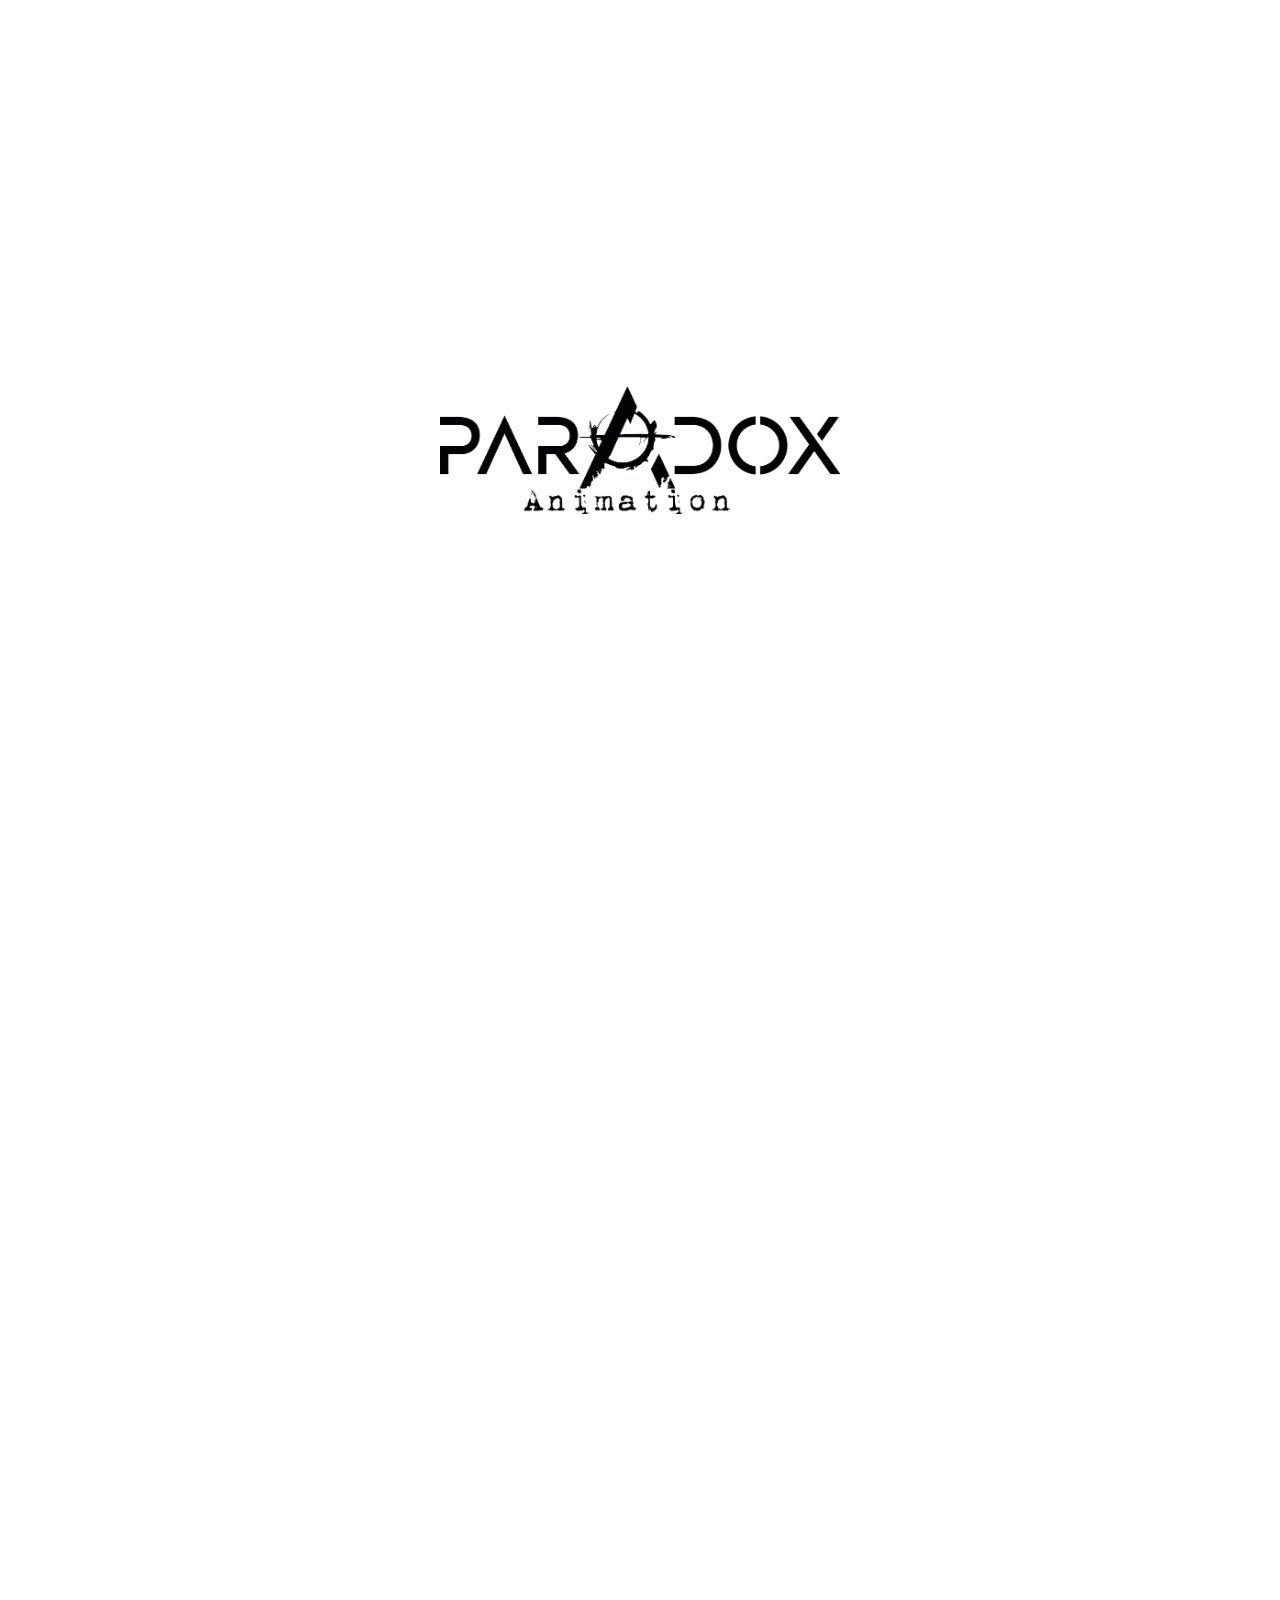
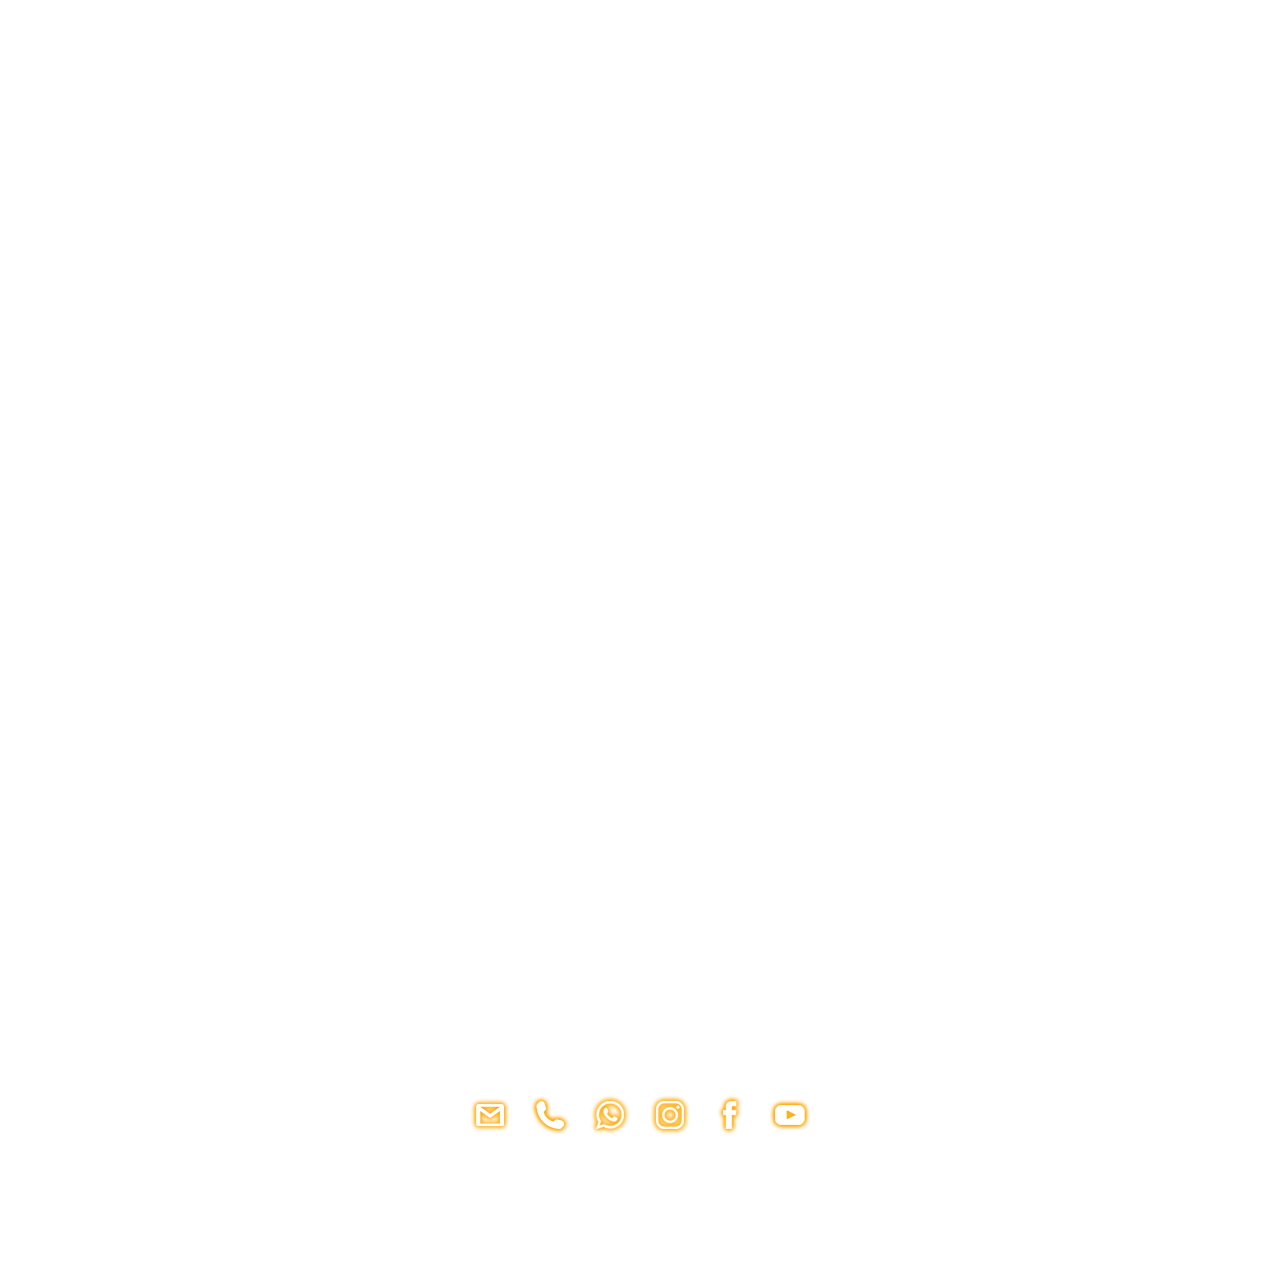
<file: index.html>
<!DOCTYPE html>
<html lang="es">
<head>
    <meta charset="UTF-8">
    <meta name="viewport" content="width=device-width, initial-scale=1.0">
    <title>Paradox Animation</title>
    <link href="https://unpkg.com/aos@2.3.1/dist/aos.css" rel="stylesheet">
    <link rel="stylesheet" href="style.css">
</head>
<body>

    <header class="pantalla-inicio">
        <img src="img/Paradox_Animation.png" alt="Paradox Animation" class="logo-entrada">
    </header>

    <section class="seccion-portafolio" id="sobre-mi">
        <img src="img/Mancha_Sobre_Mi.png" alt="Mancha" class="img-mancha" data-aos="fade-right" data-aos-duration="1200">
        
        <div class="contenido-encima">
            <img src="img/Logo_Sobre_Mi.png" alt="Logo Sobre Mi" class="img-complementaria" data-aos="fade-in" data-aos-delay="300">
            <h2 data-aos="fade-in" data-aos-delay="500">Sobre Mí</h2>
            <p data-aos="fade-in" data-aos-delay="700">Animación y Diseño de Videojuegos</p>
            <a href="sobre-mi.html" class="boton-ver-mas" data-aos="zoom-in" data-aos-delay="900">Ver más &gt;</a>
        </div>
    </section>

    <section class="seccion-portafolio" id="sistemas">
        <img src="img/Mancha_Sistemas_Interactivos.png" alt="Mancha Amarilla" class="img-mancha" data-aos="fade-left" data-aos-duration="1200">
        
        <div class="contenido-encima">
            <img src="img/Criatura.png" alt="Criatura" class="img-complementaria" data-aos="fade-up" data-aos-delay="300">
            <h2 data-aos="fade-in" data-aos-delay="500">Sistemas<br>Interactivos</h2>
            <p data-aos="fade-in" data-aos-delay="700">Desarrollo en Unity y Mecánicas</p>
            <a href="sistemas-interactivos.html" class="boton-ver-mas" data-aos="zoom-in" data-aos-delay="900">Ver más &gt;</a>
        </div>
    </section>

    <section class="seccion-portafolio" id="arte">
        <img src="img/Mancha_Arte_y_Diseno.png" alt="Mancha Rosa" class="img-mancha" data-aos="fade-right" data-aos-duration="1200">
        
        <div class="contenido-encima">
            <img src="img/Vinos.png" alt="Render Vinos" class="img-complementaria" data-aos="fade-down" data-aos-delay="300">
            <h2 data-aos="fade-in" data-aos-delay="500">Arte y Diseño</h2>
            <p data-aos="fade-in" data-aos-delay="700">Modelado 3D, Animación y Entornos</p>
            <a href="arte-y-diseno.html" class="boton-ver-mas" data-aos="zoom-in" data-aos-delay="900">Ver más &gt;</a>
        </div>
    </section>

    <section class="seccion-portafolio" id="contacto">
        <img src="img/Mancha_Contacto.png" alt="Mancha Morada" class="img-mancha" data-aos="fade-left" data-aos-duration="1200">
        
        <div class="contenido-encima">
            <h2 data-aos="fade-in" data-aos-delay="300">Contacto</h2>
            <p data-aos="fade-in" data-aos-delay="500">Disponibilidad Inmediata</p>
            
            <div class="contenedor-redes">
				<a href="mailto:axelehdezc@gmail.com">
      				  <img src="img/Gmail.png" alt="Gmail" class="icono-red">
				</a>

				<a href="tel:+525540665462">
					<img src="img/Telefono.png" alt="Teléfono" class="icono-red">
				</a>

				<a href="https://wa.me/5540665462" target="_blank" rel="noopener noreferrer">
					<img src="img/Whatsapp.png" alt="WhatsApp" class="icono-red">
				</a>

				<a href="https://www.instagram.com/axl_paradox/" target="_blank" rel="noopener noreferrer">
					<img src="img/Instagram.png" alt="Instagram" class="icono-red">
				</a>

				<a href="https://facebook.com/Paradox.Axl" target="_blank" rel="noopener noreferrer">
					<img src="img/Facebook.png" alt="Facebook" class="icono-red">
				</a>

				<a href="https://www.youtube.com/watch?v=LpNVf8sczqU" target="_blank" rel="noopener noreferrer">
					<img src="img/Youtube.png" alt="YouTube" class="icono-red">
				</a>
</div>
        </div>
    </section>

    <script src="https://unpkg.com/aos@2.3.1/dist/aos.js"></script>
    <script>
        AOS.init({
            once: false,
            mirror: true, 
            offset: 150
        });
    </script>
</body>
</html>
</file>
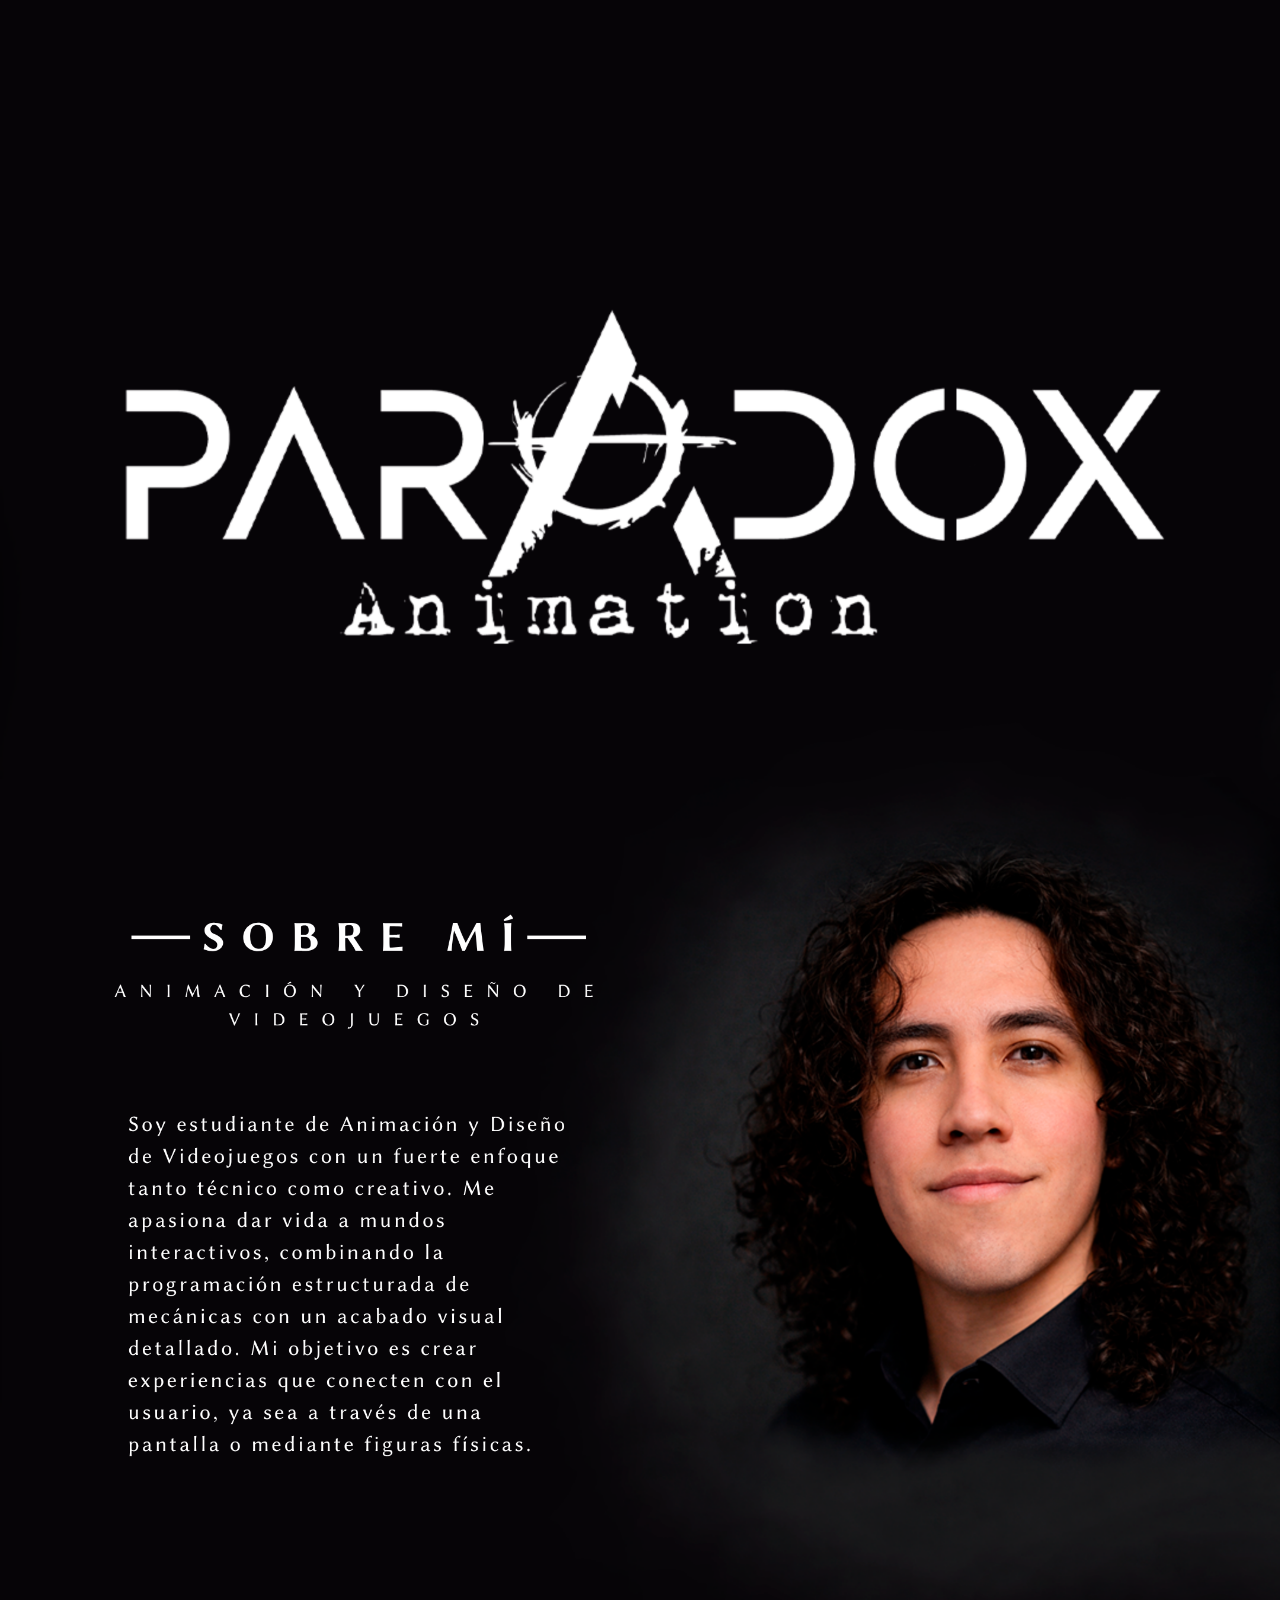
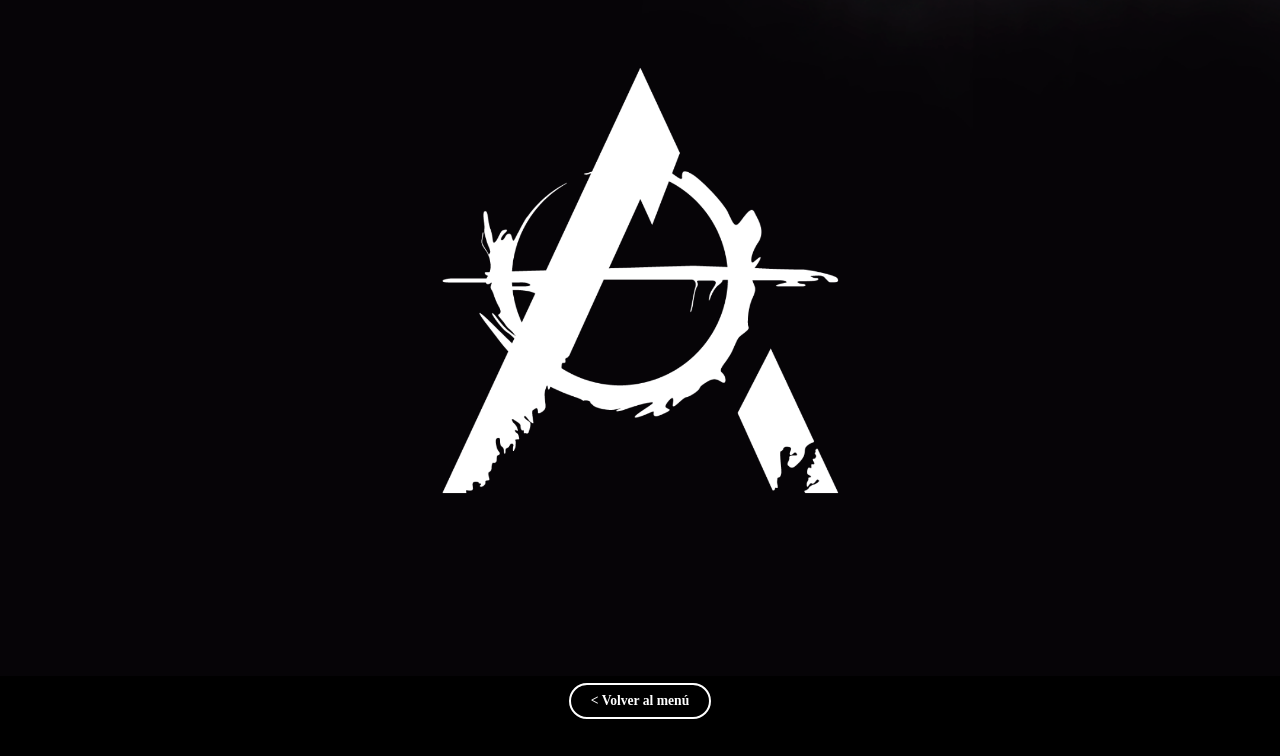
<file: sobre-mi.html>
<!DOCTYPE html>
<html lang="es">
<head>
    <meta charset="UTF-8">
    <meta name="viewport" content="width=device-width, initial-scale=1.0">
    <title>Sobre Mí - Paradox Animation</title>
    <link rel="stylesheet" href="style.css">
</head>
<body class="pagina-secundaria">

    <img src="img/Sobre_Mi_Fondo_Texto.png" alt="Información Arte" class="img-completa">

    <div class="gradiente-final">
        <a href="index.html#sobre-mi" class="boton-volver">&lt; Volver al menú</a>
    </div>

</body>
</html>
</file>
<file: style.css>
* { 
    margin: 0; 
    padding: 0; 
    box-sizing: border-box; 
    font-family: 'Georgia', serif; 
}
body { 
    background-color: #ffffff; 
    overflow-x: hidden; 
}

.pantalla-inicio {
    height: 100vh;
    display: flex;
    justify-content: center;
    align-items: center;
}
.logo-entrada {
    width: 80%;
    max-width: 400px;
    opacity: 0;
    animation: aparecer 2s ease-in forwards;
    animation-delay: 0.5s;
}
@keyframes aparecer {
    from { opacity: 0; transform: scale(0.95); }
    to { opacity: 1; transform: scale(1); }
}

.seccion-portafolio {
    position: relative;
    width: 100%;
    min-height: 50vh;
    display: flex;
    justify-content: center;
    align-items: center;
    overflow: hidden;
}
.img-mancha {
    position: absolute;
    width: 180%;
    max-width: 900px;
    z-index: 1;
}
.contenido-encima {
    position: relative;
    z-index: 2;
    text-align: center;
    width: 85%;
    display: flex;
    flex-direction: column;
    align-items: center;
}
.img-complementaria {
    width: 60%;
    max-width: 300px;
    margin-bottom: 20px;
}
.contenido-encima h2 { 
    font-size: 2.5rem; 
    color: #111; 
    margin-bottom: 5px; 
}
.contenido-encima p { 
    font-size: 1.2rem; 
    color: #333; 
    margin-bottom: 25px; 
    font-weight: bold; 
}

.boton-ver-mas {
    display: inline-block;
    padding: 12px 30px;
    border: 2px solid #111;
    border-radius: 30px;
    background-color: transparent;
    color: #111;
    text-decoration: none;
    font-weight: bold;
    font-size: 1rem;
    transition: 0.3s ease;
}
.boton-ver-mas:hover { 
    background-color: #111; 
    color: #ffffff; 
}

.contenedor-redes {
    display: flex;
    gap: 20px;
    margin-top: 20px;
    z-index: 10;
}
.icono-red { 
    width: 40px; 
    transition: transform 0.3s; 
}
.icono-red:hover { 
    transform: scale(1.1); 
}

.pagina-secundaria {
    background-color: #000000;
    text-align: center;
    animation: entradaPagina 1.2s ease-out forwards; 
}
@keyframes entradaPagina {
    from { opacity: 0; transform: translateY(30px); }
    to { opacity: 1; transform: translateY(0); }
}

.contenedor-imagen-principal {
    position: relative;
    width: 100%;
    max-width: 450px;
    margin: 0 auto;
    overflow: hidden; 
}

.contenedor-imagen-principal::after {
    content: '';
    position: absolute;
    bottom: 0;
    left: 0;
    width: 100%;
    height: 150px; 
    background: linear-gradient(to bottom, rgba(0,0,0,0) 0%, #000000 100%);
    z-index: 2; 
}
.img-completa {
    width: 100%;
    height: auto; 
    display: block;
    position: relative;
    z-index: 1; 
}

.contenedor-video {
    width: 100%;
    max-width: 450px;
    margin: 0 auto;
    background-color: #000000; 
    padding: 20px 0;
    display: flex;
    justify-content: center;
}
.video-portafolio {
    width: 90%;
    border-radius: 10px;
    box-shadow: none;
}

.gradiente-final {
    position: relative;
    margin-top: 0;
    width: 100%;
    height: 80px; 
    background: transparent;
    display: flex;
    justify-content: center;
    align-items: center; 
    padding-bottom: 30px;
    z-index: 10;
}
.boton-volver {
    position: relative; 
    background-color: transparent; 
    color: #ffffff; 
    padding: 8px 20px; 
    border-radius: 30px;
    border: 2px solid #ffffff; 
    text-decoration: none;
    font-weight: bold;
    font-size: 0.85rem; 
    transition: all 0.3s ease;
}
.boton-volver:hover {
    background-color: #ffffff;
    color: #000000;
}
</file>
